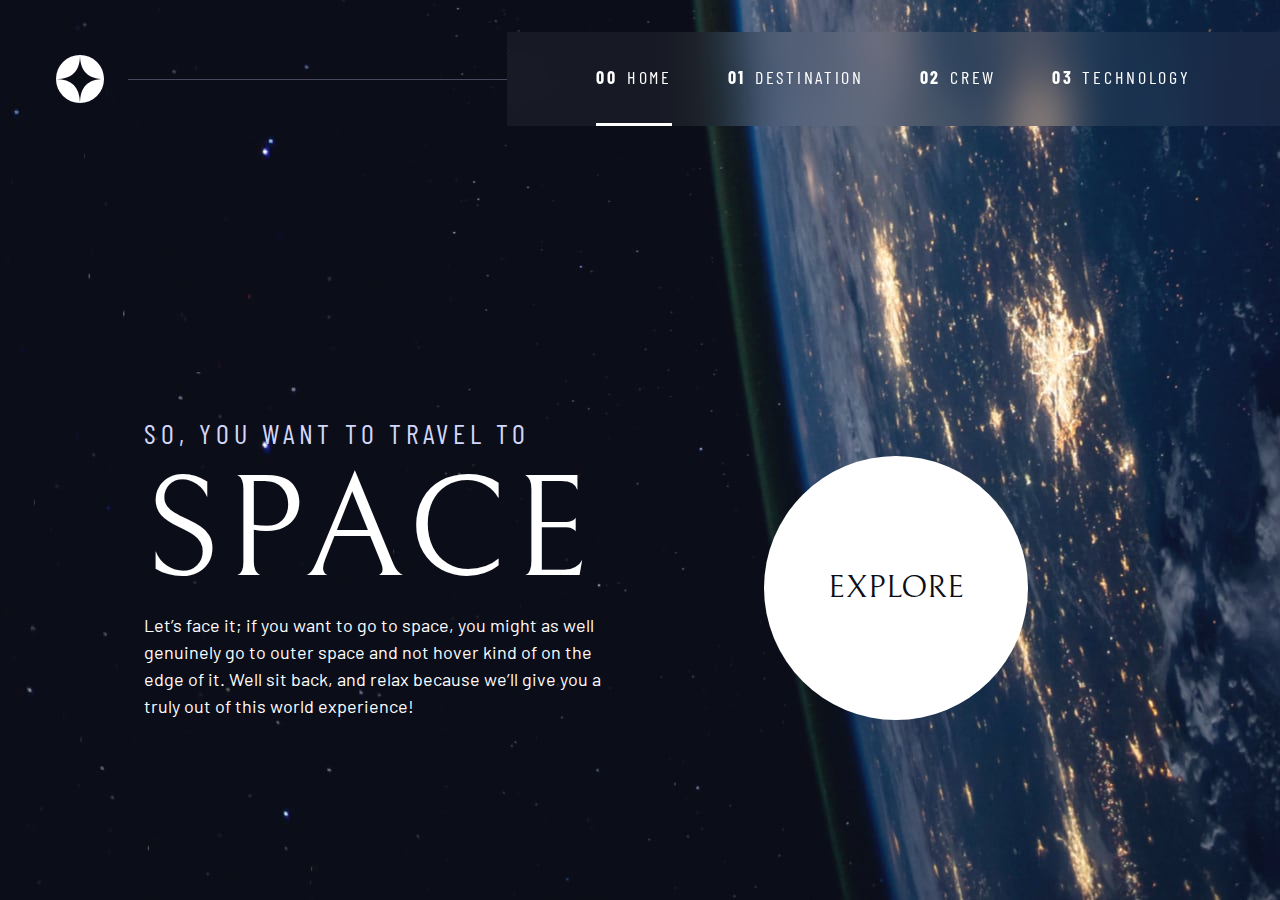
<file: starter-code/index.html>
<!DOCTYPE html>
<html lang="en">
<head>
  <meta charset="UTF-8">
  <meta name="viewport" content="width=device-width, initial-scale=1.0">

  <link rel="icon" type="image/png" sizes="32x32" href="./assets/favicon-32x32.png">
        <!-- Google fonts -->
        <link rel="preconnect" href="https://fonts.googleapis.com">
        <link rel="preconnect" href="https://fonts.gstatic.com" crossorigin>
        <link href="https://fonts.googleapis.com/css2?family=Barlow+Condensed:wght@400;700&family=Bellefair&family=Barlow:wght@400;700&display=swap"
            rel="stylesheet">

        <!-- Our custom CSS -->
         <link rel="stylesheet" href="index.css">
  
  <title> Space tourism website</title>

  <script src="navigation.js" defer></script>

</head>
<body class = "home">
  <a class="skip-to-content" href="#main">Skip to content</a>

  <header class="primary-header flex">
    <div>
        <img src="./assets/shared/logo.svg" alt="space tourism logo" class="logo"/>
    </div>
    <button class="mobile-nav-toggle" aria-controls="primary-navigation">
        <span class="sr-only" aria-expanded="false">Menu</span>
    </button>
    <nav>
        <ul id="primary-navigation" data-visible="false" class="primary-navigation underline-indicators flex">
            <li class="active"><a class="ff-sans-cond uppercase text-white letter-spacing-2" href="index.html"><span aria-hidden="true">00</span>Home</a> </li>
            <li><a class="ff-sans-cond uppercase text-white letter-spacing-2" href="destination.html"><span aria-hidden="true">01</span>Destination</a></li>
            <li><a class="ff-sans-cond uppercase text-white letter-spacing-2" href="crew.html"><span aria-hidden="true">02</span>Crew</a></li>
            <li><a class="ff-sans-cond uppercase text-white letter-spacing-2" href="technology.html"><span aria-hidden="true">03</span>Technology</a></li>
        </ul>
    </nav>
</header>


  <main id="main" class = "grid-container grid-container--home">
    <div>
        <h1 class = "text-accent fs-500 ff-sans-cond uppercase letter-spacing-1">So, you want to travel to
        <br/><span class = "d-block text-white fs-900 ff-serif uppercase">Space</span></h1>
        <p>Let’s face it; if you want to go to space, you might as well genuinely go to 
        outer space and not hover kind of on the edge of it. Well sit back, and relax 
        because we’ll give you a truly out of this world experience!</p>
    </div>
    <div>
        <a href="destination.html" class="large-button uppercase ff-serif text-dark bg-white">Explore</a>
    </div>
  </main>


</body>
</html>
</file>
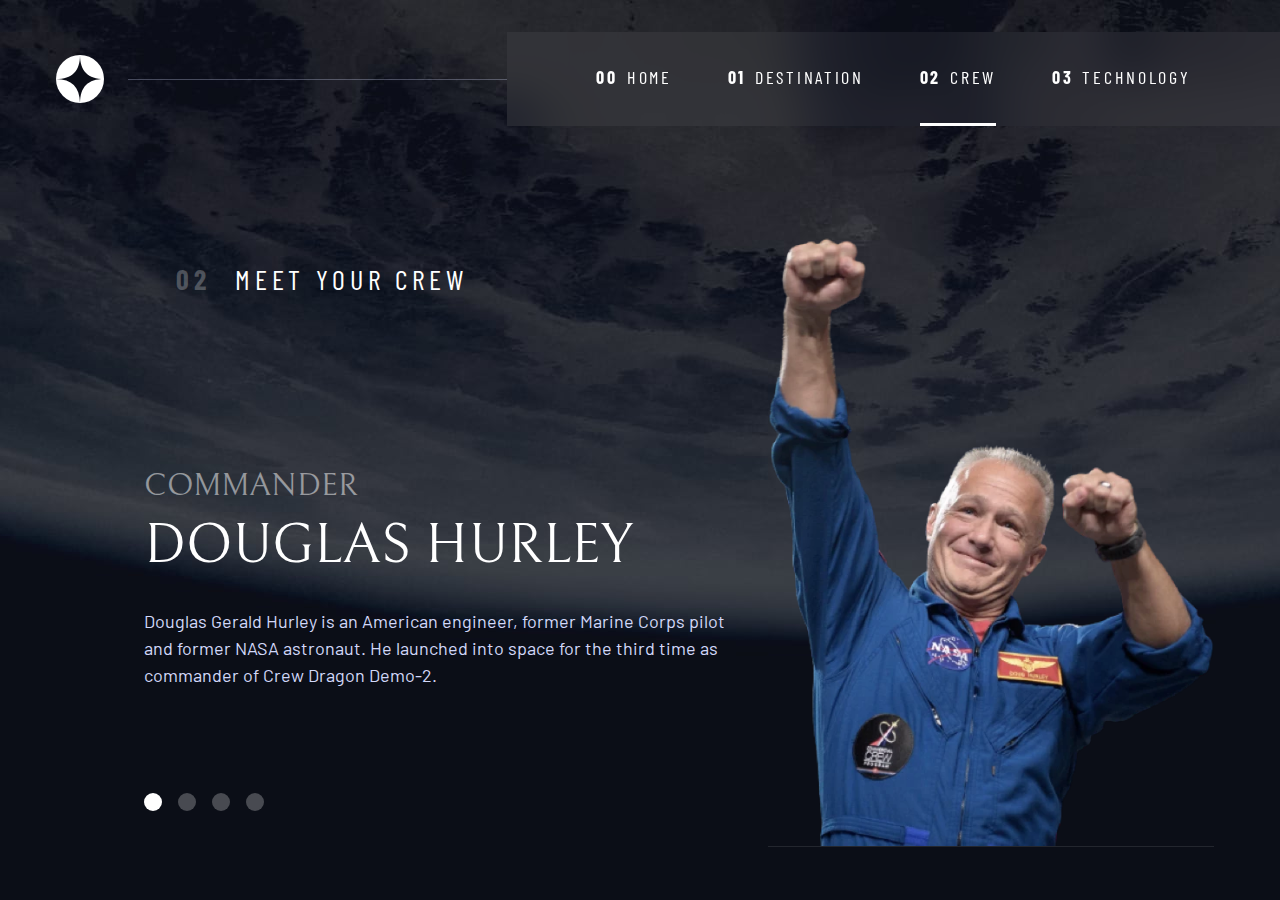
<file: starter-code/crew.html>
<!DOCTYPE html>
<html lang="en">
<head>
  <meta charset="UTF-8">
  <meta name="viewport" content="width=device-width, initial-scale=1.0">

  <link rel="icon" type="image/png" sizes="32x32" href="./assets/favicon-32x32.png">
        <!-- Google fonts -->
        <link rel="preconnect" href="https://fonts.googleapis.com">
        <link rel="preconnect" href="https://fonts.gstatic.com" crossorigin>
        <link href="https://fonts.googleapis.com/css2?family=Barlow+Condensed:wght@400;700&family=Bellefair&family=Barlow:wght@400;700&display=swap"
            rel="stylesheet">

        <!-- Our custom CSS -->
         <link rel="stylesheet" href="index.css">
  
  <title> Space tourism website</title>

  <script src="navigation.js" defer></script>
  <script src="tabs.js" defer></script>

</head>
<body class = "crew">
  <a class="skip-to-content" href="#main">Skip to content</a>

  <header class="primary-header flex">
    <div>
        <img src="./assets/shared/logo.svg" alt="space tourism logo" class="logo"/>
    </div>
    <button class="mobile-nav-toggle" aria-controls="primary-navigation">
        <span class="sr-only" aria-expanded="false">Menu</span>
    </button>
    <nav>
        <ul id="primary-navigation" data-visible="false" class="primary-navigation underline-indicators flex">
          <li ><a class="ff-sans-cond uppercase text-white letter-spacing-2" href="index.html"><span aria-hidden="true">00</span>Home</a>
          <li><a class="ff-sans-cond uppercase text-white letter-spacing-2" href="destination.html"><span aria-hidden="true">01</span>Destination</a>
          <li class="active"><a class="ff-sans-cond uppercase text-white letter-spacing-2" href="crew.html"><span aria-hidden="true">02</span>Crew</a>
          <li><a class="ff-sans-cond uppercase text-white letter-spacing-2" href="technology.html"><span aria-hidden="true">03</span>Technology</a>
      </ul>
    </nav>
</header>


  <main id="main" class = "grid-container grid-container--crew flow">

  <h1 class="numbered-title"><span aria-hidden="true">02</span>  Meet your crew</h1>

  <picture id="commander-image">
    <source srcset="./assets/crew/image-douglas-hurley.webp" type="image/webp"/>
    <img src="./assets/crew/image-douglas-hurley.png" alt = "Douglas Hurley"/>
  </picture>
  <picture hidden id="engineer-image">
    <source srcset="./assets/crew/image-anousheh-ansari.webp" type="image/webp"/>
    <img src="./assets/crew/image-anousheh-ansari.png" alt = "Anousheh Ansari"/>
  </picture>
  <picture hidden id="pilot-image">
    <source srcset="./assets/crew/image-victor-glover.webp" type="image/webp"/>
    <img src="./assets/crew/image-victor-glover.png" alt = "Victor Glover"/>
  </picture>
  <picture hidden id="specialist-image">
    <source srcset="./assets/crew/image-mark-shuttleworth.webp" type="image/webp"/>
    <img src="./assets/crew/image-mark-shuttleworth.png" alt = "Mark Shuttleworth"/>
  </picture>


  <!-- Commander -->
  <article class="crew-details flow" id = "commander-tab" tabindex = "0" role="tabpanel">
    <header class="flow flow--space-small">
      <h2 class="fs-600 ff-serif uppercase">Commander</h2>
      <p class="person-name fs-700 uppercase ff-serif">Douglas Hurley</p>
    </header>
    <p class="text-accent">
      Douglas Gerald Hurley is an American engineer, former Marine Corps pilot 
      and former NASA astronaut. He launched into space for the third time as 
      commander of Crew Dragon Demo-2.
    </p>
  </article>

  <!-- Engineer -->
  <article hidden class="crew-details flow" id = "engineer-tab" tabindex = "0" role="tabpanel">
    <header class="flow flow--space-small">
      <h2 class="fs-600 ff-serif uppercase">Flight Engineer</h2>
      <p class="person-name fs-700 uppercase ff-serif">Anousheh Ansari</p>
    </header>
    <p class="text-accent">
      Anousheh Ansari is an Iranian American engineer and co-founder of Prodea Systems. 
      Ansari was the fourth self-funded space tourist, the first self-funded woman to 
      fly to the ISS, and the first Iranian in space. 
    </p>
  </article>

  <!-- Pilot -->
  <article hidden class="crew-details flow" id = "pilot-tab" tabindex = "0" role="tabpanel">
    <header class="flow flow--space-small">
      <h2 class="fs-600 ff-serif uppercase">Pilot</h2>
      <p class="person-name fs-700 uppercase ff-serif">Victor Glover</p>
    </header>
    <p class="text-accent">
      Pilot on the first operational flight of the SpaceX Crew Dragon to the International Space Station. Glover is a commander in the U.S. Navy where he pilots an F/A-18.He was a crew member of Expedition 64, and served as a station systems flight engineer. 
    </p>
  </article>


  <!-- Specialist -->
  <article hidden class="crew-details flow" id = "specialist-tab" tabindex = "0" role="tabpanel">
    <header class="flow flow--space-small">
      <h2 class="fs-600 ff-serif uppercase">Mission Specialist</h2>
      <p class="person-name fs-700 uppercase ff-serif">Mark Shuttleworth </p>
    </header>
    <p class="text-accent">
      Mark Richard Shuttleworth is the founder and CEO of Canonical, the company behind 
      the Linux-based Ubuntu operating system. Shuttleworth became the first South 
      African to travel to space as a space tourist.
    </p>
  </article>


  <!-- Dots -->
  <div class="tab-dots dot-indicators flex" role="tablist" aria-label="crew member list">
    <button aria-selected="true" role="tab" aria-controls="commander-tab" data-image="commander-image" tabindex="0"><span class="sr-only">The commander </span></button>
    <button aria-selected="false" role="tab" aria-controls="engineer-tab" data-image="engineer-image" tabindex="-1"><span class="sr-only">The mission specialist</span></button>
    <button aria-selected="false" role="tab" aria-controls="pilot-tab" data-image="pilot-image" tabindex="-1"><span class="sr-only">The pilot</span></button>
    <button aria-selected="false" role="tab" aria-controls="specialist-tab" data-image="specialist-image" tabindex="-1"><span class="sr-only">The crew engineer</span></button>
  </div>




  </main>
</body>
</html>
</file>
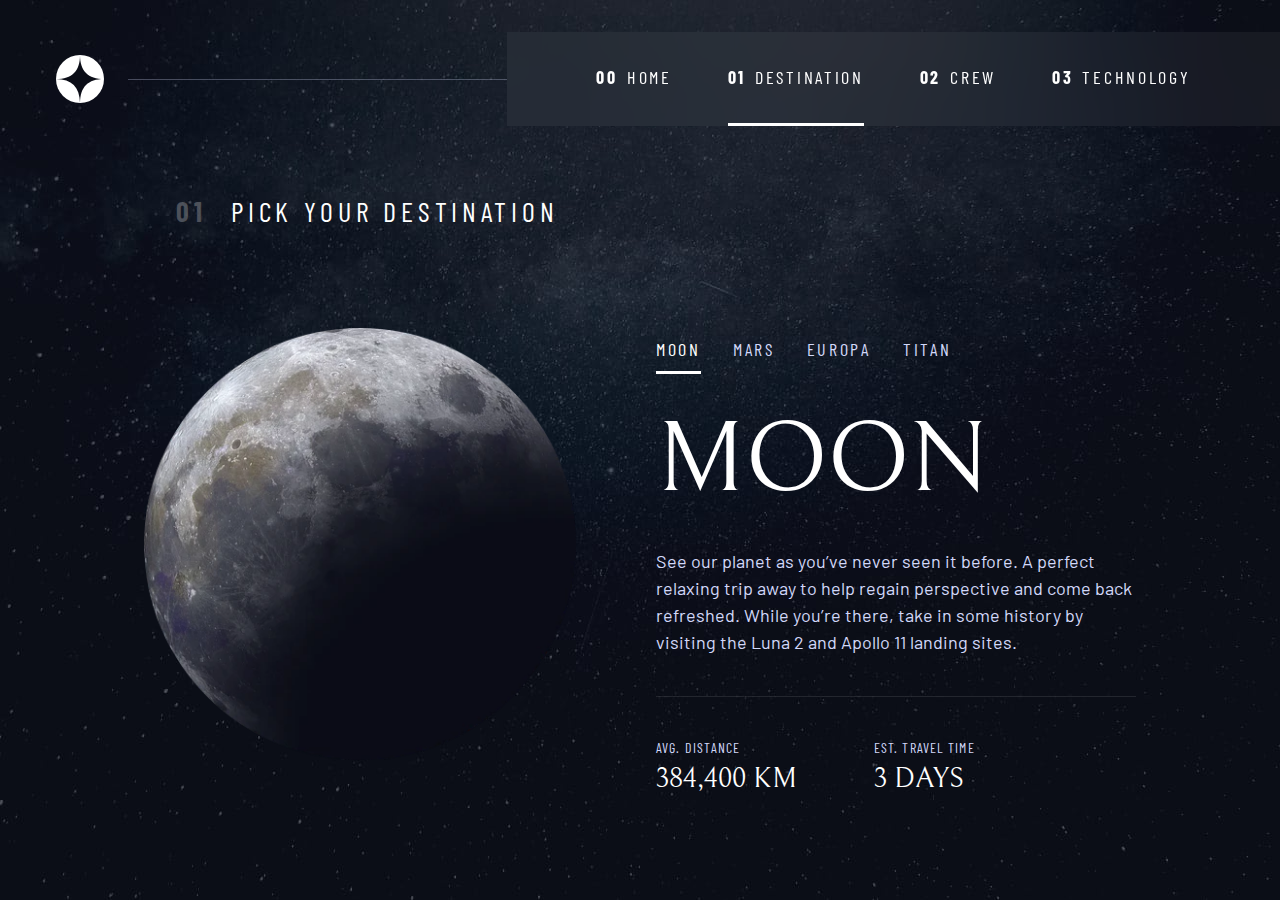
<file: starter-code/destination.html>
<!DOCTYPE html>
<html lang="en">
<head>
  <meta charset="UTF-8">
  <meta name="viewport" content="width=device-width, initial-scale=1.0">

  <link rel="icon" type="image/png" sizes="32x32" href="./assets/favicon-32x32.png">
        <!-- Google fonts -->
        <link rel="preconnect" href="https://fonts.googleapis.com">
        <link rel="preconnect" href="https://fonts.gstatic.com" crossorigin>
        <link href="https://fonts.googleapis.com/css2?family=Barlow+Condensed:wght@400;700&family=Bellefair&family=Barlow:wght@400;700&display=swap"
            rel="stylesheet">

        <!-- Our custom CSS -->
         <link rel="stylesheet" href="index.css">
  
  <title> Space tourism website</title>

  <script src="navigation.js" defer></script>
  <script src="tabs.js" defer></script>

</head>
<body class = "destination">
  <a class="skip-to-content" href="#main">Skip to content</a>

  <header class="primary-header flex">
    <div>
        <img src="./assets/shared/logo.svg" alt="space tourism logo" class="logo"/>
    </div>
    <button class="mobile-nav-toggle" aria-controls="primary-navigation">
        <span class="sr-only" aria-expanded="false">Menu</span>
    </button>
    <nav>
        <ul id="primary-navigation" data-visible="false" class="primary-navigation underline-indicators flex">
          <li><a class="ff-sans-cond uppercase text-white letter-spacing-2" href="index.html"><span aria-hidden="true">00</span>Home</a>
            <li class="active"><a class="ff-sans-cond uppercase text-white letter-spacing-2" href="destination.html"><span aria-hidden="true">01</span>Destination</a>
            <li><a class="ff-sans-cond uppercase text-white letter-spacing-2" href="crew.html"><span aria-hidden="true">02</span>Crew</a>
            <li><a class="ff-sans-cond uppercase text-white letter-spacing-2" href="technology.html"><span aria-hidden="true">03</span>Technology</a>
        </ul>
    </nav>
  </header>

<main id="main" class = "grid-container grid-container--destination flow">

  <h1 class="numbered-title"><span aria-hidden="true">01</span> Pick your destination</h1>

  <picture id="moon-image">
    <source srcset="./assets/destination/image-moon.webp" type="image/webp"/>
    <img src="./assets/destination/image-moon.png" alt = "Moon"/>
  </picture>
  <picture hidden id="mars-image">
    <source srcset="./assets/destination/image-mars.webp" type="image/webp"/>
    <img src="./assets/destination/image-mars.png" alt = "Mars"/>
  </picture>
  <picture hidden id="europa-image">
    <source srcset="./assets/destination/image-europa.webp" type="image/webp"/>
    <img src="./assets/destination/image-europa.png" alt = "Europa"/>
  </picture>
  <picture hidden id="titan-image">
    <source srcset="./assets/destination/image-titan.webp" type="image/webp"/>
    <img src="./assets/destination/image-titan.png" alt = "Titan"/>
  </picture>


<div class="tab-list underline-indicators flex" role="tablist" aria-label="destination list">
    <button aria-selected="true" role="tab" aria-controls="moon-tab" class="uppercase ff-sans-cond text-accent letter-spacing-2" tabindex="0" data-image="moon-image">Moon</button>
    <button aria-selected="false" role="tab" aria-controls="mars-tab" class="uppercase ff-sans-cond text-accent letter-spacing-2" tabindex="-1" data-image="mars-image">Mars</button>
    <button aria-selected="false" role="tab" aria-controls="europa-tab" class="uppercase ff-sans-cond text-accent letter-spacing-2" tabindex="-1" data-image="europa-image">Europa</button>
    <button aria-selected="false" role="tab" aria-controls="titan-tab" class="uppercase ff-sans-cond text-accent letter-spacing-2" tabindex="-1" data-image="titan-image">Titan</button>
</div>



  <!-- Moon -->

<article class="destination-info flow" id="moon-tab" tabindex="0" role="tabpanel">
    <h2 class = "fs-800 ff-serif uppercase">Moon</h2>

  <p class="text-accent">
      See our planet as you’ve never seen it before. A perfect relaxing trip away to help 
    regain perspective and come back refreshed. While you’re there, take in some history 
    by visiting the Luna 2 and Apollo 11 landing sites.
  </p>

  <div class="destination-meta flex">
    <div>
      <h3 class="text-accent ff-sans-cond fs-200 uppercase">Avg. distance</h3>
        <p class="ff-serif uppercase fs-500">384,400 km</p>
    </div>
    <div>
        <h3 class="text-accent ff-sans-cond fs-200 uppercase">Est. travel time</h3>
        <p class="ff-serif uppercase fs-500">3 days</p>
    </div>
  </div>
</article>


<!-- Mars -->

<article hidden class="destination-info flow" id="mars-tab" tabindex="0" role="tabpanel">
  <h2 class = "fs-800 ff-serif uppercase">Mars</h2>

<p class="text-accent">
  Don’t forget to pack your hiking boots. You’ll need them to tackle Olympus Mons, 
  the tallest planetary mountain in our solar system. It’s two and a half times 
  the size of Everest!
</p>

<div class="destination-meta flex">
  <div>
    <h3 class="text-accent ff-sans-cond fs-200 uppercase">Avg. distance</h3>
      <p class="ff-serif uppercase fs-500">225 mil. km</p>
  </div>
  <div>
      <h3 class="text-accent ff-sans-cond fs-200 uppercase">Est. travel time</h3>
      <p class="ff-serif uppercase fs-500">9 months</p>
  </div>
</div>
</article>


<!-- Europa -->

<article hidden class="destination-info flow" id="europa-tab" tabindex="0" role="tabpanel">
  <h2 class = "fs-800 ff-serif uppercase">Europa</h2>

<p class="text-accent">
  The smallest of the four Galilean moons orbiting Jupiter, Europa is a 
  winter lover’s dream. With an icy surface, it’s perfect for a bit of 
  ice skating, curling, hockey, or simple relaxation in your snug 
  wintery cabin.
</p>

<div class="destination-meta flex">
  <div>
    <h3 class="text-accent ff-sans-cond fs-200 uppercase">Avg. distance</h3>
      <p class="ff-serif uppercase fs-500">628 mil. km</p>
  </div>
  <div>
      <h3 class="text-accent ff-sans-cond fs-200 uppercase">Est. travel time</h3>
      <p class="ff-serif uppercase fs-500">3 years</p>
  </div>
</div>
</article>

<!-- Titan -->

<article hidden class="destination-info flow" id="titan-tab" tabindex="0" role="tabpanel">
  <h2 class = "fs-800 ff-serif uppercase">Titan</h2>

<p class="text-accent">
  The only moon known to have a dense atmosphere other than Earth, Titan 
  is a home away from home (just a few hundred degrees colder!). As a 
  bonus, you get striking views of the Rings of Saturn.
</p>

<div class="destination-meta flex">
  <div>
    <h3 class="text-accent ff-sans-cond fs-200 uppercase">Avg. distance</h3>
      <p class="ff-serif uppercase fs-500">1.6 bil. km</p>
  </div>
  <div>
      <h3 class="text-accent ff-sans-cond fs-200 uppercase">Est. travel time</h3>
      <p class="ff-serif uppercase fs-500">7 years</p>
  </div>
</div>
</article>


  

</main>
</body>
</html>
</file>
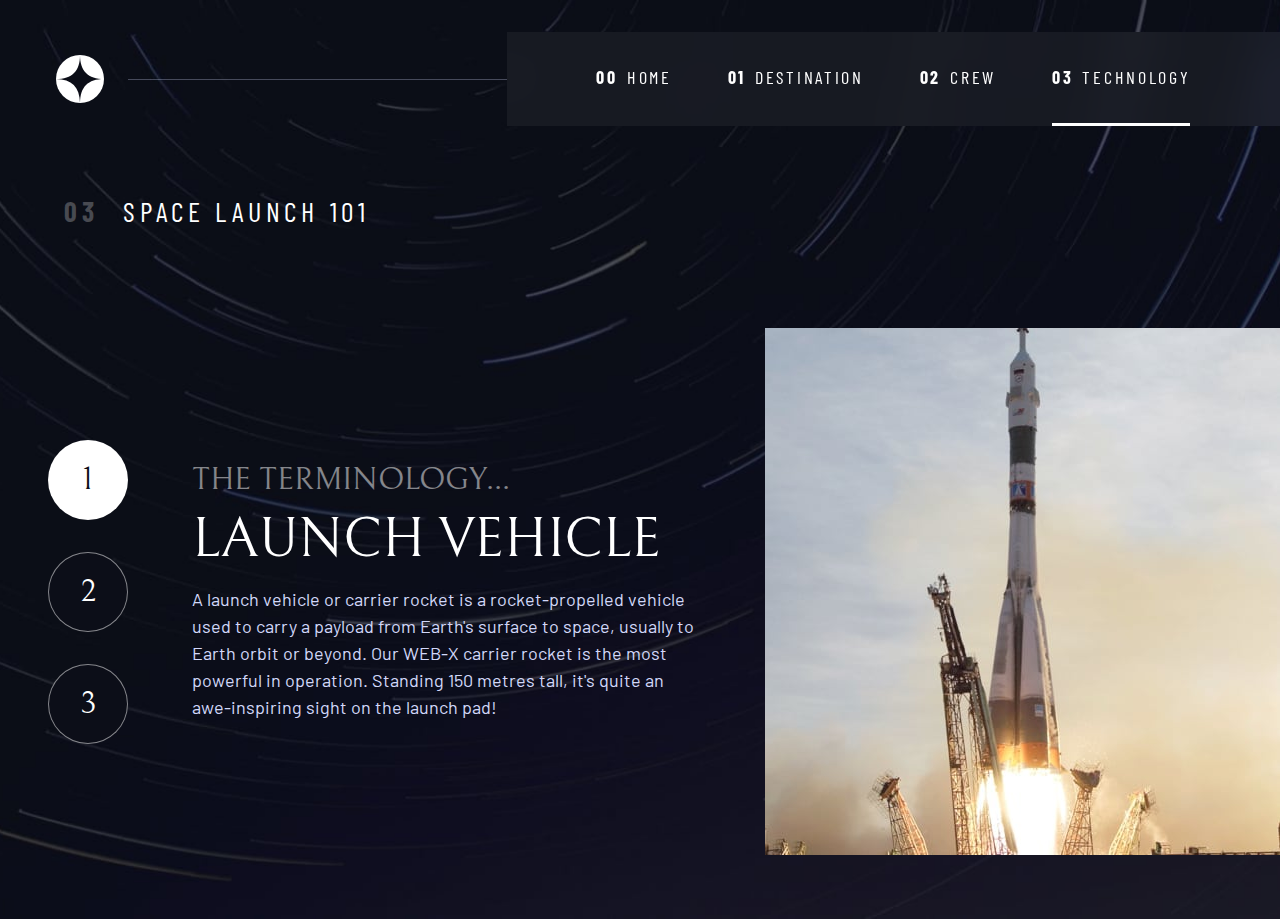
<file: starter-code/technology.html>
<!DOCTYPE html>
<html lang="en">
<head>
  <meta charset="UTF-8">
  <meta name="viewport" content="width=device-width, initial-scale=1.0">

  <link rel="icon" type="image/png" sizes="32x32" href="./assets/favicon-32x32.png">
        <!-- Google fonts -->
        <link rel="preconnect" href="https://fonts.googleapis.com">
        <link rel="preconnect" href="https://fonts.gstatic.com" crossorigin>
        <link href="https://fonts.googleapis.com/css2?family=Barlow+Condensed:wght@400;700&family=Bellefair&family=Barlow:wght@400;700&display=swap"
            rel="stylesheet">

        <!-- Our custom CSS -->
         <link rel="stylesheet" href="index.css">
  
  <title> Space tourism website</title>

  <script src="navigation.js" defer></script>
  <script src="tabs.js" defer></script>

</head>
<body class = "technology">
  <a class="skip-to-content" href="#main">Skip to content</a>

  <header class="primary-header flex">
    <div>
        <img src="./assets/shared/logo.svg" alt="space tourism logo" class="logo"/>
    </div>
    <button class="mobile-nav-toggle" aria-controls="primary-navigation">
        <span class="sr-only" aria-expanded="false">Menu</span>
    </button>
    <nav>
        <ul id="primary-navigation" data-visible="false" class="primary-navigation underline-indicators flex">
          <li><a class="ff-sans-cond uppercase text-white letter-spacing-2" href="index.html"><span aria-hidden="true">00</span>Home</a>
            <li><a class="ff-sans-cond uppercase text-white letter-spacing-2" href="destination.html"><span aria-hidden="true">01</span>Destination</a>
            <li><a class="ff-sans-cond uppercase text-white letter-spacing-2" href="crew.html"><span aria-hidden="true">02</span>Crew</a>
            <li class="active"><a class="ff-sans-cond uppercase text-white letter-spacing-2" href="technology.html"><span aria-hidden="true">03</span>Technology</a>
        </ul>
    </nav>
  </header>

<main id="main" class = "grid-container grid-container--technology flow"> 
  <h1 class="numbered-title"><span aria-hidden="true">03</span> Space launch 101 </h1>

  <picture id="launch-vehicle-image">
    <!-- Image for screens wider than 45em (portrait) -->
    <source srcset="assets/technology/image-launch-vehicle-portrait.jpg" type="image/webp" media="(min-width: 45em)">
    <!-- Fallback image for smaller screens -->
    <img src="assets/technology/image-launch-vehicle-landscape.jpg" alt="Launch Vehicle">
  </picture>
  <picture hidden id="spaceport-image">
    <!-- Image for screens wider than 45em (portrait) -->
    <source srcset="assets/technology/image-spaceport-portrait.jpg" type="image/webp" media="(min-width: 45em)">
    <!-- Fallback image for smaller screens -->
    <img src="assets/technology/image-spaceport-landscape.jpg" alt="Spaceport">
  </picture>
  <picture hidden id="space-capsule-image">
    <!-- Image for screens wider than 45em (portrait) -->
    <source srcset="assets/technology/image-space-capsule-portrait.jpg" type="image/webp" media="(min-width: 45em)">
    <!-- Fallback image for smaller screens -->
    <img src="assets/technology/image-space-capsule-landscape.jpg" alt="Space Capsule">
  </picture>


  <!-- Number Indicators -->
  <div class="number-indicators flex fs-400" role="tablist" aria-label="technology list">
    <button aria-selected="true" role="tab" aria-controls="launch-vehicle-tab" data-image="launch-vehicle-image" tabindex = "0" class = "ff-serif"  class="sr-only">1</button>
    <button aria-selected="false" role="tab" aria-controls="spaceport-tab" data-image="spaceport-image" tabindex = "-1" class = "ff-serif" class="sr-only">2</button>
    <button aria-selected="false" role="tab" aria-controls="space-capsule-tab" data-image="space-capsule-image" tabindex = "-1" class = "ff-serif" class="sr-only">3</button>
    
  </div>

    <!-- launch vehicle -->
    <article class="technology-details content flow" id="launch-vehicle-tab" tabindex="0" role="tabpanel">
      <header class="flow flow--space-small">
        <h2 class="fs-600 ff-serif uppercase">  The terminology...</h2>
        <p class="person-name fs-700 uppercase ff-serif"> Launch vehicle</p>
      </header>
      <p class="text-accent">
        A launch vehicle or carrier rocket is a rocket-propelled vehicle used to carry a 
        payload from Earth's surface to space, usually to Earth orbit or beyond. Our 
        WEB-X carrier rocket is the most powerful in operation. Standing 150 metres tall, 
        it's quite an awe-inspiring sight on the launch pad!
      </p>
    </article>

      <!-- spaceport -->
  <article hidden class="technology-details content flow" id="spaceport-tab" tabindex="0" role="tabpanel">
    <header class="flow flow--space-small">
      <h2 class="fs-600 ff-serif uppercase">  The terminology...</h2>
      <p class="person-name fs-700 uppercase ff-serif"> Spaceport</p>
    </header>
    <p class="text-accent">
      A spaceport or cosmodrome is a site for launching (or receiving) spacecraft, 
      by analogy to the seaport for ships or airport for aircraft. Based in the 
      famous Cape Canaveral, our spaceport is ideally situated to take advantage 
      of the Earth’s rotation for launch.
    </p>
  </article>

    <!-- space capsule -->
    <article hidden class="technology-details content flow" id="space-capsule-tab" tabindex="0" role="tabpanel">
      <header class="flow flow--space-small">
        <h2 class="fs-600 ff-serif uppercase">  The terminology...</h2>
        <p class="person-name fs-700 uppercase ff-serif"> Space capsule</p>
      </header>
      <p class="text-accent">
        A space capsule is an often-crewed spacecraft that uses a blunt-body reentry 
        capsule to reenter the Earth's atmosphere without wings. Our capsule is where 
        you'll spend your time during the flight. It includes a space gym, cinema, 
        and plenty of other activities to keep you entertained.
      </p>
    </article>




</main>

<body>


</body>
</html>
</file>
<file: starter-code/index.css>
/* ------------------- */
/* Custom properties   */
/* ------------------- */

:root {
    /* colors */
    --clr-dark: 230 35% 7%;
    --clr-light: 231 77% 90%;
    --clr-white: 0 0% 100%;

        /* take px sizes from figma prototype and convert into rem,
        then  create fs variable for easy and accessable font size consistency,
        then do media query to match media font sizes from prototype*/

    /* px to rem conversion */
    /* 150px = 9.375rem*/
    /* 100px = 6.25rem*/
    /* 56px = 3.5rem*/
    /* 32px = 2rem*/
    /* 28px = 1.75rem*/
    /* 18px = 1.125rem*/
    /* 16px = 1rem*/
    /* 14px = 0.875rem*/
    
    /* font sizes for mobile/everything not covered by below media queries*/
    --fs-900: clamp(5rem, 10vw + 1rem, 9.375rem);
    /* ^clamp allows up to set a min size, middle value, and maximum */
    --fs-800: 3.5rem;
    --fs-700: 1.5rem;
    --fs-600: 1rem;
    --fs-500: 1rem;
    --fs-400: 0.9375rem;
    --fs-300: 1rem;
    --fs-200: 0.875rem;
    
    /* font-families */
    --ff-serif: "Bellefair", serif;
    --ff-sans-cond: "Barlow Condensed", sans-serif;
    --ff-sans-normal: "Barlow", sans-serif;
}

@media (min-width: 35em) {
    :root{
    /* font-sizes for TABLET*/
    --fs-800: 5rem;
    --fs-700: 2.5rem;
    --fs-600: 1.5rem;
    --fs-500: 1.25rem;
    --fs-400: 1rem;
        
    }
}

@media (min-width: 45em) {
    :root{
    /* font-sizes for DESKTOP*/
    --fs-800: 6.25rem;
    --fs-700: 3.5rem;
    --fs-600: 2rem;
    --fs-500: 1.75rem;
    --fs-400: 1.125rem;
    }

}


/* ------------------- */
/* Reset               */
/* ------------------- */

/* https://piccalil.li/blog/a-modern-css-reset/ */

/* Box sizing */
*,
*::before,
*::after {
    box-sizing: border-box;
}

/* Reset margins */
body,
h1,
h2,
h3,
h4,
h5,
p,
figure,
picture {
    margin: 0; 
}

h1,
h2,
h3,
h4,
h5,
h6,
p {
    font-weight: 400;
}

/* set up the body */
body {
    font-family: var(--ff-sans-normal);
    font-size: var(--fs-400);
    color: hsl( var(--clr-white) );
    background-color: hsl( var(--clr-dark) );
    line-height: 1.5;
    min-height: 100vh;
    display: grid;
    grid-template-rows: min-content 1fr;
    overflow-x: hidden;
}

/* make images easier to work with */
img,
picutre {
    max-width: 100%;
    display: block;
}

/* make form elements easier to work with */
input,
button,
textarea,
select {
    font: inherit;
}

/* remove animations for people who've turned them off */
@media (prefers-reduced-motion: reduce) {  
  *,
  *::before,
  *::after {
    animation-duration: 0.01ms !important;
    animation-iteration-count: 1 !important;
    transition-duration: 0.01ms !important;
    scroll-behavior: auto !important;
  }
}


/* ------------------- */
/* Utility classes     */
/* ------------------- */

/* general */

.flex {
    display: flex;
    gap: var(--gap, 1rem);
}

.grid {
    display: grid;
    gap: var(--gap, 1rem);
}

.d-block {
    display: block;
}

.flow > *:where(:not(:first-child)) {
    margin-top: var(--flow-space, 1rem);
    /* outline: 1px solid red; */
}
/* :not(:first-child): Excludes the first child from being selected. This means the styles within this rule will be applied to all children of .flow except the first one. */

.flow--space-small {
    --flow-space: .75rem;
}


.container {
    padding-inline: 2em;
    margin-inline: auto;
    max-width: 80rem;
}


.sr-only {
    position: absolute; 
    width: 1px;
    height: 1px;
    padding: 0;
    margin: -1px; 
    overflow: hidden;
    clip: rect(0, 0, 0, 0);
    white-space: nowrap; /* added line */
    border: 0;
}


/* accessibility */
.skip-to-content {
    position: absolute;
    z-index: 9999;
    background: hsl( var(--clr-white) );
    color: hsl( var(--clr-dark) );
    padding: .5em 1em;
    margin-inline: auto;
    transform: translateY(-100%);
    transition: transform 250ms ease-in;
}

.skip-to-content:focus {
    transform: translateY(0);
}

/* colors */

.bg-dark { background-color: hsl( var(--clr-dark) );}
.bg-accent { background-color: hsl( var(--clr-light) );}
.bg-white { background-color: hsl( var(--clr-white) );}

.text-dark { color: hsl( var(--clr-dark) );}
.text-accent { color: hsl( var(--clr-light) );}
.text-white { color: hsl( var(--clr-white) );}

/* typography */

.ff-serif { font-family: var(--ff-serif); } 
.ff-sans-cond { font-family: var(--ff-sans-cond); } 
.ff-sans-normal { font-family: var(--ff-sans-normal); } 

.letter-spacing-1 { letter-spacing: 4.75px; } 
.letter-spacing-2 { letter-spacing: 2.7px; } 
.letter-spacing-3 { letter-spacing: 2.35px; } 

.uppercase { text-transform: uppercase; }

.fs-900 { font-size: var(--fs-900); }
.fs-800 { font-size: var(--fs-800); }
.fs-700 { font-size: var(--fs-700); }
.fs-600 { font-size: var(--fs-600); }
.fs-500 { font-size: var(--fs-500); }
.fs-400 { font-size: var(--fs-400); }
.fs-300 { font-size: var(--fs-300); }
.fs-200 { font-size: var(--fs-200); letter-spacing: .07rem; }

.fs-900,
.fs-800,
.fs-700,
.fs-600 {
    line-height: 1.1;
}

.numbered-title {
    font-family: var(--ff-sans-cond);
    font-size: var(--fs-500);
    text-transform: uppercase;
    letter-spacing: 4.72px; 
    padding-bottom:3rem;
}

.numbered-title span {
    margin-right: .5em;
    font-weight: 700;
    color: hsl( var(--clr-white) / .25);
}

.crew-title{
    opacity: 50%;
}

/* ------------------- */
/* Compontents         */
/* ------------------- */

.large-button{
    font-size: 2rem;
    position:relative;
    display: inline-grid;
    /* ^we are working with a link which is an inline element, we cant give top and bottom padding because it will overlap with other content
    /* place-items: center; */ 
    /* ^centers text, shorthand for align and justify items, works well with "display:grid" */
    z-index: 1;
    place-items: center;
    padding: 0 2em; 
    /* ^ 0 on top and bottom, 2rem on left and right
    using em causing the padding to grow or shrink if the font size changes */
    border-radius: 50%;
    aspect-ratio: 1;
    /* ^modern css to turn the size into a perfect square */
    text-decoration: none;
}



.large-button::after {
    content: '';
    position: absolute;
    z-index: -1;
    width: 100%;
    height: 100%;
    background: hsl( var(--clr-white) / .15);
    border-radius: 50%;
    opacity: 0;
    /* this is what makes the animation move */
    transition: opacity 500ms linear, transform 750ms ease-in-out;
    /* different animation options */
    /* bounce */
    /*  transition: opacity 500ms cubic-bezier(0.68, -0.55, 0.27, 1.55), transform 750ms cubic-bezier(0.68, -0.55, 0.27, 1.55);} */
    /* steps */
    /* transition: opacity 500ms steps(4), transform 750ms steps(4); */
}

.large-button:hover::after,
.large-button:focus::after {
    opacity: 1;
    transform: scale(1.5);
}


/* primary-header */

.logo {
    /* this sets a min and max space on the sides for the margin of the logo so as the screen size changes, so does the left and rigt margin of the button */
    margin: 1.5rem clamp(1.5rem, 5vw, 3.5rem);
}

.primary-header {
    justify-content: space-between;
    align-items: center;
}


.primary-navigation {
    --gap: clamp(1.5rem, 5vw, 3.5rem);
    --underline-gap: 2rem;
    list-style: none;
    padding: 0;
    margin: 0;
    position: relative;
    /* z-index: -1000; */
    background: hsl( var(--clr-light) / 0.20);
    /* ^we create this backup option when using a css property that may not be accepted by all browsers. */
    /* backdrop-filter: blur(1.5rem); */
}


/* "@supports checks with the broswer to make sure this css property is accepted by browser and if so, it uses this option to create "frosted glass look"" */
@supports (backdrop-filter: blur(1rem)) {
    .primary-navigation {
        background: hsl( var(--clr-white) / 0.05);
        backdrop-filter: blur(1.5rem);
    }
}


.primary-navigation a {
    text-decoration: none;
}

.primary-navigation a > span {
    font-weight: 700;
    margin-right: .5em;
}

/* hides mobile menu toggle option on desktop */
.mobile-nav-toggle {
    display: none;
}



@media (max-width: 35rem) {
    .primary-navigation {
        --underline-gap: .5rem;
        position: fixed;
        z-index: 1000;
        inset: 0 0 0 30%;
        /* new shorthand css for top, bottom, left, right */
        list-style: none;
        padding: min(20rem, 15vh) 2rem;
        margin: 0;
        flex-direction: column;
        transform: translateX(100%);
        /* ^this keeps the nav menu out of view until data-visible value is changed. */
        transition: transform 500ms ease-in-out;
        /* ^this creates a sliding animation when the nav is opened and closed */
    }

    .primary-navigation[data-visible="true"] {
        transform: translateX(0); /* Move into view when visible */
    }
    
    .primary-navigation.underline-indicators > * {
        border: 0;
    }
    

    .mobile-nav-toggle {
        display: block;
        position: absolute;
        z-index: 2000;
        right: 1rem;
        top: 2rem;
        background: transparent;
        background-image: url(./assets/shared/icon-hamburger.svg);
        background-repeat: no-repeat;
        background-position: center;
        width: 1.5rem;
        aspect-ratio: 1;
        border: 0;
    }

    .mobile-nav-toggle[aria-expanded="true"] {
        background-image: url(./assets/shared/icon-close.svg);
    }
    /* ^this changes the hamburger icon to an "x" icon when nav is open */


    /* remove button outline? */
    /* .mobile-nav-toggle:focus-visible {
        outline: 5px solid white;
        outline-offset: 5px;
    } */

}

@media (min-width: 35em) {
    .primary-navigation {
        padding-inline: clamp(3rem, 7vw, 7rem);
    }
}

@media (min-width: 35em) and (max-width: 44.999em) {
    .primary-navigation a > span {
        display: none;
    }
}

@media (min-width: 45em) {
    
    /* line in between logo and nav menu */
    .primary-header::after {
        content: '';
        display: block;
        position: relative;
        margin-right: -2.5rem;
        height: 1px;
        width: 100%;
        background: hsl( var(--clr-light) / .3 );
        order: 1;
    }

    /* to place the line in the middle of the 2 flex items, use the css "order" property. */
    /* giving the line an order of one and the nav an order of 2 puts it in front of the logo. */

   nav {
       order: 2;
   }
   
   .primary-navigation {
       margin-block: 2rem;
   }
   
  
}

/* all of the indicators may need a little tweaking to work properly with the code... */
/* reccommended code from scrimba wasn't working with hover (scrimba code commented out below) */

.underline-indicators li,
.underline-indicators button {
    padding: var(--underline-gap, .5rem) 0;
    background: transparent;
    border: 0;
    border-bottom: .2rem solid hsl( var(--clr-white) / 0 );
}

.underline-indicators li:hover,
.underline-indicators button:hover,
.underline-indicators li:focus,
.underline-indicators button:focus {
    border-color: hsl( var(--clr-white) / .5);
}

.underline-indicators > .active,
.underline-indicators > [aria-selected="true"] {
    color: hsl( var(--clr-white) / 1);
    border-color: hsl( var(--clr-white) / 1);
}

.tab-list {
    --gap: 2rem;
}

.dot-indicators button{
    cursor: pointer;
    border: 0;
    border-radius: 50%;
    padding: .5em;
    background-color: hsl( var(--clr-white) / .25);
}

.dot-indicators button:hover,
.dot-indicators button:focus {
    background-color: hsl( var(--clr-white) / .5);
}

.dot-indicators > [aria-selected="true"] {
    background-color: hsl( var(--clr-white) / 1); 
}

.number-indicators button {
    font-size: 1.5rem;
    color: hsl(var(--clr-white));
    cursor: pointer;
    border: 0.04em solid;
    border-color: hsl(var(--clr-white) / 0.5);
    border-radius: 50%; /* Ensures the button is a circle */
    aspect-ratio: 1 / 1; /* Keeps the button square */
    width: 3rem; /* Fixed width */
    height: 3rem; /* Fixed height */
    display: flex; /* Aligns the number in the center */
    align-items: center;
    justify-content: center;
    background-color: hsl(var(--clr-dark));
    margin-top: 2rem;
    margin-bottom: 2rem;
    /* margin: 0.5rem; Optional: to add some space between the buttons */
}

.number-indicators button:hover,
.number-indicators button:focus {
    border-color: hsl( var(--clr-white) );
}

.number-indicators > [aria-selected="true"] {
    background-color: hsl( var(--clr-white) / 1); 
    color: hsl( var(--clr-dark) );
}



/* --------------------------- */
/* Page-Specific Backgrounds  */
/* ----------------------------*/


body{
    background-size: cover;
    /* ^keeps the image from repeating */
    background-position: bottom center;
    /* ^keeps the image in place so it doesnt get cut off at the bottom */
}



/* home */

.home{
    
    /* background-image for MOBILE */
    background-image: url(./assets/home/background-home-mobile.jpg);
}


@media (min-width: 35em) {
    .home{
    /* background-image for TABLET*/
        background-image: url(./assets/home/background-home-tablet.jpg);
    }
}

@media (min-width: 45em) {
    .home{
    /* background-image for DESKTOP*/
    background-image: url(./assets/home/background-home-desktop.jpg);

    }

}

/* destination */

.destination{
    background-image: url(./assets/destination/background-destination-mobile.jpg);
}

@media (min-width: 35em){
    .destination{
        /* background-image for TABLET */
        background-image: url(./assets/destination/background-destination-tablet.jpg);
    }
}

@media (min-width: 45em) {
    .destination{
        /* background-image for DESKTOP */
        background-image: url(./assets/destination/background-destination-desktop.jpg);
    }
}


/* crew */

.crew{
    background-image: url(./assets/crew/background-crew-mobile.jpg);
}

@media (min-width: 35em){
    .crew{
        /* background-image for TABLET */
        background-image: url(./assets/crew/background-crew-tablet.jpg);
    }
}

@media (min-width: 45em) {
    .crew{
        /* background-image for DESKTOP */
        background-image: url(./assets/crew/background-crew-desktop.jpg);
    }
}

@media (min-width: 35em) {
    .grid-container--crew {
        justify-self: start;
        margin-top: 2rem;
    }
}

/* technology */

.technology{
    background-image: url(./assets/technology/background-technology-mobile.jpg);
}

@media (min-width: 35em){
    .technology{
        /* background-image for TABLET */
        background-image: url(./assets/technology/background-technology-tablet.jpg);
    }
}

@media (min-width: 45em) {
    .technology{
        /* background-image for DESKTOP */
        background-image: url(./assets/technology/background-technology-desktop.jpg);
    }
}




/* --------------------------- */
/* Layout  */
/* ----------------------------*/

.grid-container {
    padding-inline: 1rem;
    text-align: center;
    display: grid;
    /* this ^ creates a grid system that hold the two grid children in the middle of the page with 2em back between each coloumn */
    place-items: center;
    /* this ^ keeps the items centered in their own containers, where "place-content" puts both containers in the middle of the page together... to fix this problem with "place-content" sticking the containers together, you can use "row-gap" to create space between containers. */
    padding-bottom: 4rem;
}


.grid-container p:not([class]) {
    /* p:not([class]) says that this is applied to all paragraphs that dont have a class */
    max-width: 50ch;
    /* All elements within .grid-container (e.g., <div>, <p>, and any other nested elements) are limited to a maximum width of 50 characters. */

}

.numbered-title{
    grid-area: title;
}


/* destination layout */
.grid-container--destination{
    --flow-space: 2rem;
    grid-template-areas:
    'title'
    'image'
    'tabs'
    'content'

}


.grid-container--destination > picture {
    grid-area: image;
    max-width: 60%;
    align-self: start;
}

.grid-container--destination > .tab-list {
    grid-area: tabs;
}

.grid-container--destination > .destination-info {
    grid-area: content;
}


.destination-meta{
    flex-direction: column;
    border-top: 1px solid hsl( var(--clr-white) / .1);
    padding-top: 2.5rem;
    margin-top: 2.5rem;
    justify-content: space-evenly;

    flex-direction: column;

}

.destination-meta p {
    font-size: 1.75rem;
}






/* crew layout */

.grid-container--crew{
    --flow-space: 2rem;
    grid-template-areas:
    'title'
    'content'
    'tabs'
    'image'
}

.grid-container--crew > picture {
    grid-area: image;
    max-width: 60%;
    border-bottom: 1px solid hsl( var(--clr-white) / .1);
    
}

.grid-container--crew > .dot-indicators {
    grid-area: tabs;
}

.grid-container--crew > .crew-details {
    grid-area: content;
}

.crew-details h2 {
    color: hsl( var(--clr-white) /.5 );

}





@media (min-width: 35em) {
    .numbered-title {
        justify-self: start;
        margin-top: 2rem;
        margin-bottom: 5rem;
    }

    .grid-container--crew{
        padding-bottom: 0;
    }
    .grid-container--crew > picture {
        max-width: 55%;
        padding-top: 1rem;
    }
}


@media (min-width: 45rem) {
    .grid-container{
        text-align: left;
        column-gap: var(--container-gap, 2rem);
        grid-template-columns: minmax(2rem, 1fr) repeat(2, minmax(0, 30rem)) minmax(2rem, 1fr);
    }
    .grid-container--home > *:first-child {
        grid-column: 2;
    }

    .grid-container--home > *:last-child {
        grid-column: 3;
    }

    .grid-container--home {
        padding-bottom: max(6rem, 20vh);
        /* ^ this max function takes the bigger of the two items depending on the screen size. that way the content wont be glued to the bottom of the page if the user is on a huge screen / computer monitor */
        align-items: end;
        /* for this ^ at first I thought I should use "margin-top:auto" but that is better if used for individual children in the grid. "align-items: end;" is better to use if goal is to move the entire grid container.*/
    }

    .grid-container--destination {
        justify-items: start;
        align-content: start;
        grid-template-areas: 
        '. title title .'
        '. image tabs .'
        '. image content .';
    }

    .grid-container--destination > picture{
        max-width: 90%;
    }

    .destination-meta{
        flex-direction: row;
        justify-content: start;
        --gap: min(6vw, 6rem);
    }

    .grid-container--crew{
        grid-template-columns: minmax(1rem, 1fr) minmax(0, 37rem) minmax(0, 23rem) minmax(1rem, 1fr);
        justify-items: start;
        width: 100%;
        justify-items: start;
        align-content: start;
        grid-template-areas: 
        '. title image .'
        '. content image .'
        '. tabs image .';
    }

    .grid-container--crew > picture {
        grid-column: span 2;
        align-self: end;
        max-width: 90%;
    }
    
}


/* technology layout */

.grid-container--technology{
    grid-template-areas: 
        'title'
        'image'
        'tabs'
        'content'
    
    ;
    padding-inline: 0rem;

}

.grid-container--technology > picture {
    grid-area: image;
}

.grid-container--technology > .number-indicators {
    grid-area: tabs;
}

.grid-container--technology > .technology-details {
    grid-area: content;
}

.technology-details h2 {
    color: hsl( var(--clr-white) /.5 );

}

.technology-details {
    padding-inline: 2rem;
}

@media (min-width: 35em) {
    .numbered-title {
        justify-self: start;
        margin-left: 2rem;
        margin-top: 2rem;
        margin-bottom: 1rem;
    }

    .technology-details {
        padding-inline: 7rem;
        /* padding-top: 2rem; */
    }

}

@media (min-width: 45em) {
    
    .grid-container--technology {
        display: grid;
        grid-template-columns: minmax(1rem, 1fr) minmax(0, 7rem) minmax(0, 40rem) minmax(1rem, 33rem);
        grid-template-rows: auto; 
        align-content: start;
        grid-template-areas: 
            ". title title title"
            ". tabs content image";
        gap: 1rem; 
    }

    .grid-container--technology > picture {
        max-width: 100%;
        justify-self: end;
        
    }


    .technology-details {
        padding-inline: 2rem;
    }

    .number-indicators{
        flex-direction: column;
    }

    .number-indicators button{
        font-size: 2rem;
        width:5rem;
        height:5rem;
        margin: .5rem
    }

    .container{
        padding: 0;
    }

}
</file>
